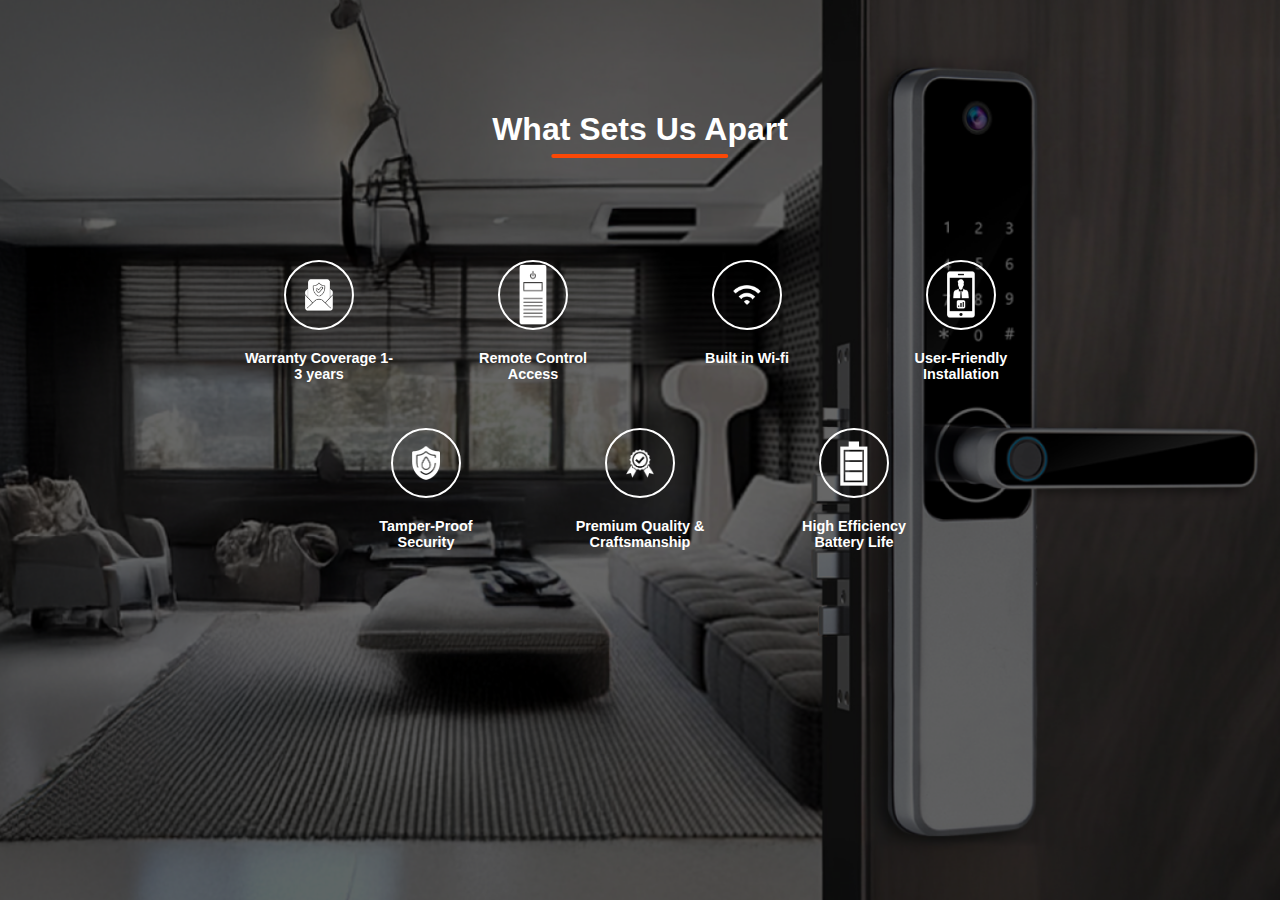
<file: page1/index.html>
<!DOCTYPE html>
<html lang="en">
  <head>
    <meta charset="UTF-8" />
    <meta name="viewport" content="width=device-width, initial-scale=1.0" />
    <title>What Sets Us Apart</title>
    <style>
      html,
      body {
        margin: 0;
        padding: 0;
        height: 100%;
        width: 100%;
        overflow-x: hidden;
        font-family: Arial, sans-serif;
      }

      .apart-background-container {
        position: relative;
        width: 100%;
        height: 100vh;
      }

      .apart-background-image {
        position: absolute;
        top: 0;
        left: 0;
        width: 100%;
        height: 100%;
        object-fit: cover;
        filter: brightness(40%);
        z-index: 1;
      }

      .apart-main-container {
        position: relative;
        z-index: 2;
        width: 100%;
        height: 100%;
      }

      .apart-text-overlay {
        display: flex;
        justify-content: center;
        position: relative;
        top: 10%;
        text-align: center;
        color: white;
        font-size: 2rem;
        font-weight: bold;
      }

      .apart-text-overlay h1 {
        position: relative;
        display: inline-block;
        font-size: 2rem;
      }

      .apart-text-overlay h1::after {
        content: "";
        position: absolute;
        bottom: -10px;
        left: 50%;
        transform: translateX(-50%);
        width: 60%;
        height: 4px;
        background-color: #fb4806;
        border-radius: 2px;
      }

      .apart-icons-container {
        display: flex;
        flex-direction: column;
        justify-content: center;
        align-items: center;
        position: relative;
        top: 20%;
        width: 100%;
        gap: 2rem;
      }

      .apart-icon-row {
        display: flex;
        justify-content: center;
        gap: 4rem; /* Increased gap to spread icons */
        width: 100%;
        max-width: 1200px; /* Added max-width to control overall container */
        padding: 0 2rem; /* Added padding for responsive design */
      }

      .apart-icon {
        display: flex;
        flex-direction: column;
        align-items: center;
        width: 150px; /* Fixed width for consistent layout */
        text-align: center;
      }

      .apart-icon-border {
        display: flex;
        justify-content: center;
        align-items: center;
        width: 70px;
        height: 70px;
        border: 2px solid white;
        border-radius: 50%;
        box-sizing: border-box;
        padding: 0.8rem;
        margin-bottom: 10px;
      }

      .apart-icon img {
        max-width: 70%;
        height: auto;
        object-fit: contain;
      }

      .apart-para {
        text-align: center;
        color: white;
        font-size: 0.9rem;
        font-weight: bold;
        width: 100%;
        margin-top: 10px;
      }

      /* Responsive Design */
      @media screen and (max-width: 1200px) {
        .apart-icon-row {
          gap: 3rem;
          flex-wrap: wrap;
        }

        .apart-icon {
          margin-bottom: 1rem;
        }
      }

      @media screen and (max-width: 768px) {
        .apart-icon-row {
          flex-direction: column;
          align-items: center;
          gap: 2rem;
        }

        .apart-text-overlay h1 {
          font-size: 1.5rem;
        }
      }
    </style>
  </head>
  <body>
    <div class="apart-background-container">
      <img
        src="d5 copy 2.png"
        alt="Background Image"
        class="apart-background-image"
      />

      <div class="apart-main-container">
        <div class="apart-text-overlay">
          <h1>What Sets Us Apart</h1>
        </div>

        <div class="apart-icons-container">
          <div class="apart-icon-row">
            <div class="apart-icon">
              <div class="apart-icon-border">
                <img src="Vector.png" alt="Icon 6" />
              </div>
              <p class="apart-para">Warranty Coverage 1-3 years</p>
            </div>
            <div class="apart-icon">
              <div class="apart-icon-border">
                <img src="Group.png" alt="Icon 7" />
              </div>
              <p class="apart-para">Remote Control Access</p>
            </div>
            <div class="apart-icon">
              <div class="apart-icon-border">
                <img src="Group 1000003563.png" alt="Icon 1" />
              </div>
              <p class="apart-para">Built in Wi-fi</p>
            </div>
            <div class="apart-icon">
              <div class="apart-icon-border">
                <img src="Group 1000003573.png" alt="Icon 2" />
              </div>
              <p class="apart-para">User-Friendly Installation</p>
            </div>
          </div>

          <div class="apart-icon-row">
            <div class="apart-icon">
              <div class="apart-icon-border">
                <img src="Group(1).png" alt="Icon 3" />
              </div>
              <p class="apart-para">Tamper-Proof Security</p>
            </div>
            <div class="apart-icon">
              <div class="apart-icon-border">
                <img src="Group(2).png" alt="Icon 4" />
              </div>
              <p class="apart-para">Premium Quality & Craftsmanship</p>
            </div>
            <div class="apart-icon">
              <div class="apart-icon-border">
                <img src="Vector(1).png" alt="Icon 5" />
              </div>
              <p class="apart-para">High Efficiency Battery Life</p>
            </div>
          </div>
        </div>
      </div>
    </div>
  </body>
</html>
</file>
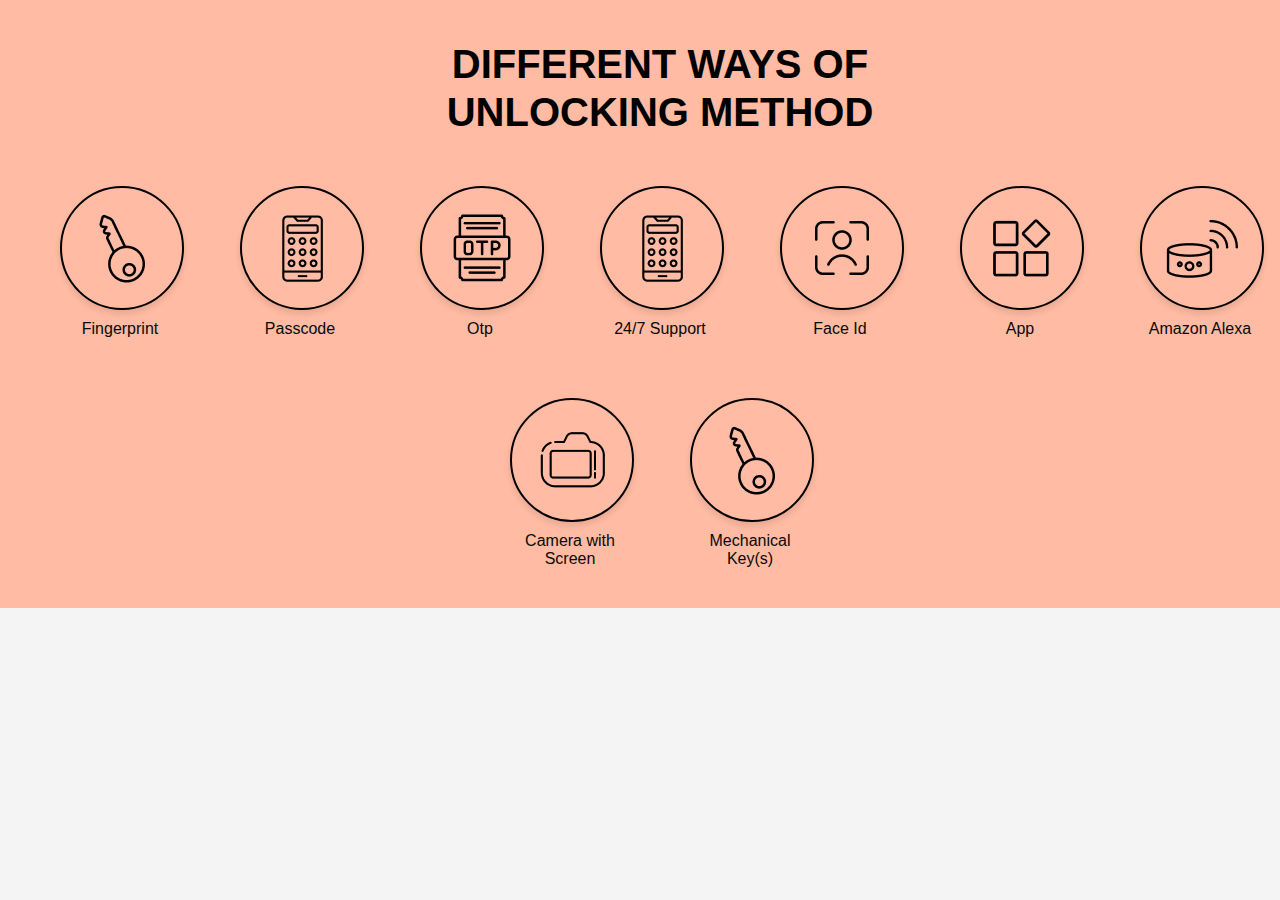
<file: page3/index.html>
<!DOCTYPE html>
<html lang="en">
  <head>
    <meta charset="UTF-8" />
    <meta name="viewport" content="width=device-width, initial-scale=1.0" />
    <title>Banner with Title, Icons, and Text</title>
    <link rel="stylesheet" href="styles.css" />
  </head>
  <body>
    <div class="banner">
      <div class="banner-title">DIFFERENT WAYS OF UNLOCKING METHOD</div>
      <div class="icon-container">
        <div class="icon-wrapper">
          <div class="icon">
            <img src="Vector(3).png" alt="Icon 1" />
          </div>
          <div class="icon-text">Fingerprint</div>
        </div>
        <div class="icon-wrapper">
          <div class="icon">
            <img src="Group.png" alt="Icon 2" />
          </div>
          <div class="icon-text">Passcode</div>
        </div>
        <div class="icon-wrapper">
          <div class="icon">
            <img src="Vector.png" alt="Icon 3" />
          </div>
          <div class="icon-text">Otp</div>
        </div>
        <div class="icon-wrapper">
          <div class="icon">
            <img src="Group.png" alt="Icon 4" />
          </div>
          <div class="icon-text">24/7 Support</div>
        </div>
        <div class="icon-wrapper">
          <div class="icon">
            <img src="Vector(1).png" alt="Icon 5" />
          </div>
          <div class="icon-text">Face Id</div>
        </div>
        <div class="icon-wrapper">
          <div class="icon">
            <img src="Vector(2).png" alt="Icon 6" />
          </div>
          <div class="icon-text">App</div>
        </div>
        <div class="icon-wrapper">
          <div class="icon"><img src="Group 1000003576.png"Icon 6" /></div>
          <div class="icon-text">Amazon Alexa</div>
        </div>
        <div class="icon-wrapper">
          <div class="icon"><img src="Group 1000003577.png"Icon 6" /></div>
          <div class="icon-text">Camera with Screen</div>
        </div>
        <div class="icon-wrapper">
          <div class="icon"><img src="Vector(3).png"Icon 6" /></div>
          <div class="icon-text">Mechanical Key(s)</div>
        </div>
      </div>
    </div>
  </body>
</html>
</file>
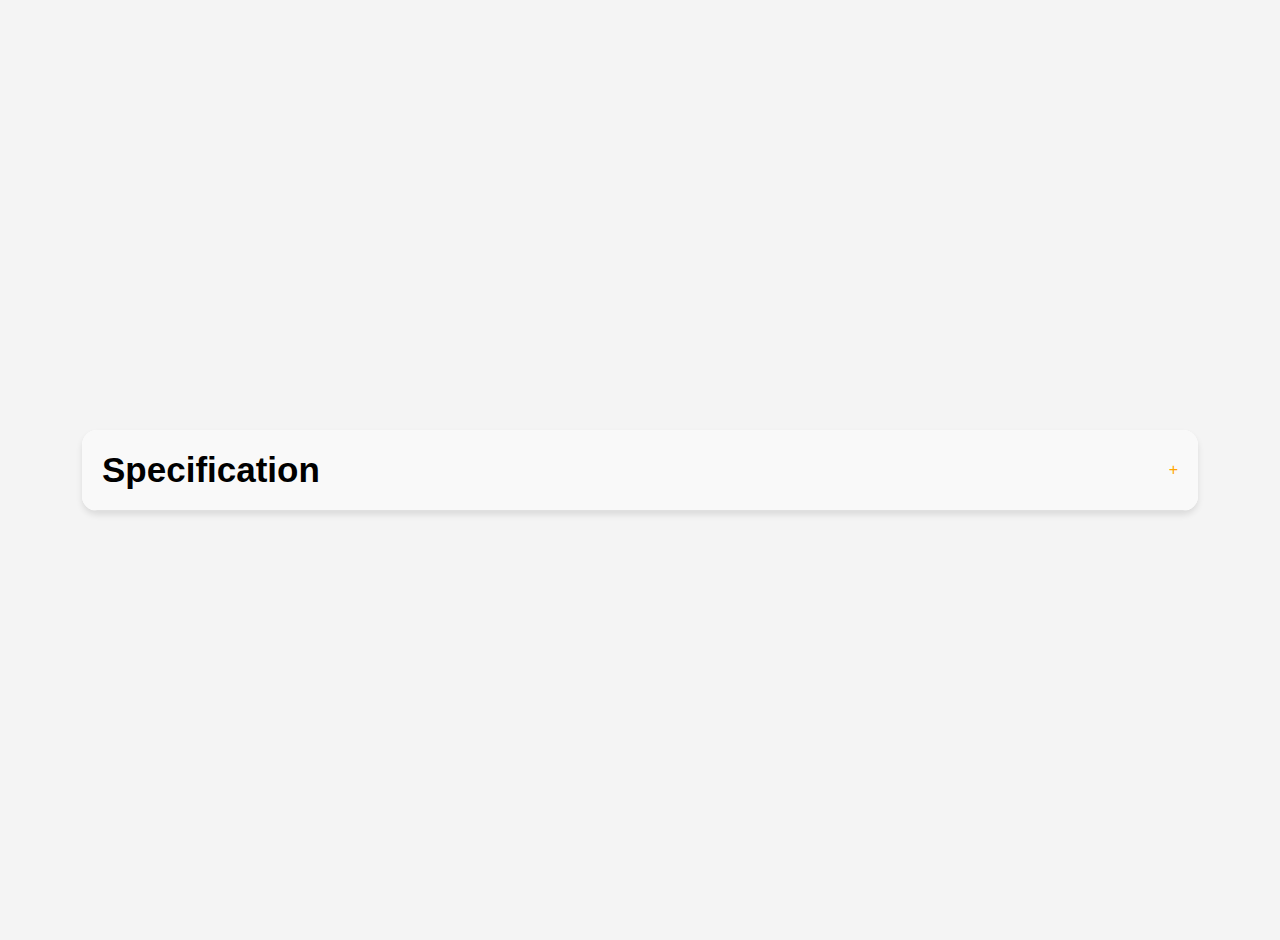
<file: page4/index.html>
<!DOCTYPE html>
<html lang="en">
  <head>
    <meta charset="UTF-8" />
    <title>Product Accordion</title>
    <style>
      body {
        font-family: Arial, sans-serif;
        display: flex;
        justify-content: center;
        align-items: center;
        min-height: 100vh;
        background-color: #f4f4f4;
        margin: 0;
        padding: 20px;
      }

      .ckasshininaide-accordion {
        width: 90%; /* Increased width */
        max-width: 1200px;
        background-color: white;
        border-radius: 15px;
        box-shadow: 0 4px 6px rgba(0, 0, 0, 0.1);
        overflow: hidden;
      }

      .ckasshininaide-accordion-item {
        border-bottom: 1px solid #e0e0e0;
      }

      .ckasshininaide-accordion-header {
        display: flex;
        justify-content: space-between;
        align-items: center;
        padding: 20px;
        cursor: pointer;
        background-color: #f9f9f9;
        transition: background-color 0.3s;
      }

      .ckasshininaide-accordion-header:hover {
        background-color: #f0f0f0;
      }

      .ckasshininaide-accordion-header h2 {
        margin: 0;
        font-size: 35px;
        color: #000000;
      }

      .ckasshininaide-accordion-icon {
        color: orange;
        transition: transform 0.3s;
      }

      .ckasshininaide-accordion-content {
        max-height: 0;
        overflow: hidden;
        transition: max-height 0.3s ease-out;
        background-color: white;
        padding: 0 20px;
      }

      .ckasshininaide-accordion-content.active {
        max-height: 600px; /* Adjusted height for better visibility */
        transition: max-height 0.5s ease-in;
      }

      .ckasshininaide-content-grid {
        display: grid;
        grid-template-columns: 3fr 2fr; /* 60% for Product Features, 40% for Access Modes */
        gap: 20px;
        padding: 20px;
      }

      .ckasshininaide-content-column {
        background-color: #f8f8f8;
        border-radius: 10px;
        padding: 15px;
        overflow: hidden;
        text-overflow: ellipsis;
        white-space: nowrap; /* Text will now hide and show ellipsis */
      }

      .ckasshininaide-content-column h3 {
        margin-bottom: 10px;
        color: #fb4806;
        font-size: 40px;
        font-weight: bold;
        overflow: hidden;
        text-overflow: ellipsis;
        white-space: nowrap;
      }

      .ckasshininaide-li-styles {
        display: flex;
        padding: 5px 0;
        overflow: hidden;
        text-overflow: ellipsis;
        white-space: nowrap;
      }
    </style>
  </head>
  <body>
    <div class="ckasshininaide-accordion">
      <div class="ckasshininaide-accordion-item">
        <div
          class="ckasshininaide-accordion-header"
          onclick="toggleAccordion(this)"
        >
          <h2>Specification</h2>
          <div class="ckasshininaide-accordion-icon">+</div>
        </div>
        <div class="ckasshininaide-accordion-content">
          <div class="ckasshininaide-content-grid">
            <div class="ckasshininaide-content-column">
              <h3>Product Features</h3>
              <ul>
                <div class="ckasshininaide-li-styles">
                  <li><strong>Performance</strong></li>
                  <span>: (W)385mm X (H)46mm</span>
                </div>
                <div class="ckasshininaide-li-styles">
                  <li><strong>Size</strong></li>
                  <span>: Large</span>
                </div>
                <div class="ckasshininaide-li-styles">
                  <li><strong>Weight</strong></li>
                  <span>: 4kg</span>
                </div>
                <div class="ckasshininaide-li-styles">
                  <li><strong>Battery Life</strong></li>
                  <span>: 4-5 months rechargeable</span>
                </div>
                <div class="ckasshininaide-li-styles">
                  <li><strong>Camera</strong></li>
                  <span
                    >: Definition screen with built-in 360-degree camera</span
                  >
                </div>
                <div class="ckasshininaide-li-styles">
                  <li><strong>Advanced Security</strong></li>
                  <span>: Anti-counterfeit technology integrated</span>
                </div>
                <div class="ckasshininaide-li-styles">
                  <li><strong>Auto lock feature</strong></li>
                  <span
                    >: Eliminates the risk of accidental door unlocking</span
                  >
                </div>
              </ul>
            </div>
            <div class="ckasshininaide-content-column">
              <h3>Access Modes</h3>
              <ul>
                <li>Fingerprint</li>
                <li>Passcode</li>
                <li>OTP</li>
                <li>Face Recognition</li>
                <li>Manual Override Key</li>
              </ul>
            </div>
          </div>
        </div>
      </div>
    </div>

    <script>
      function toggleAccordion(header) {
        const accordionItem = header.parentElement;
        const content = header.nextElementSibling;
        const icon = header.querySelector(".ckasshininaide-accordion-icon");

        // Close all other open accordions
        document
          .querySelectorAll(".ckasshininaide-accordion-content")
          .forEach((item) => {
            if (item !== content) {
              item.classList.remove("active");
              item.previousElementSibling.querySelector(
                ".ckasshininaide-accordion-icon"
              ).textContent = "+";
            }
          });

        // Toggle current accordion
        content.classList.toggle("active");
        icon.textContent = content.classList.contains("active") ? "-" : "+";
      }
    </script>
  </body>
</html>

<!-- <div class="accordion-item">
        <div class="accordion-header" onclick="toggleAccordion(this)">
          <h2>Return Policy</h2>
          <div class="accordion-icon">+</div>
        </div>
        <div class="accordion-content return-policy-grid">
          <div class="content-column">
            <h3>Standard Return</h3>
            <p>14-day return window with full refund</p>
          </div>
          <div class="content-column">
            <h3>Condition Requirements</h3>
            <p>Item must be unused and in original packaging</p>
          </div>
        </div>
      </div> -->
</file>
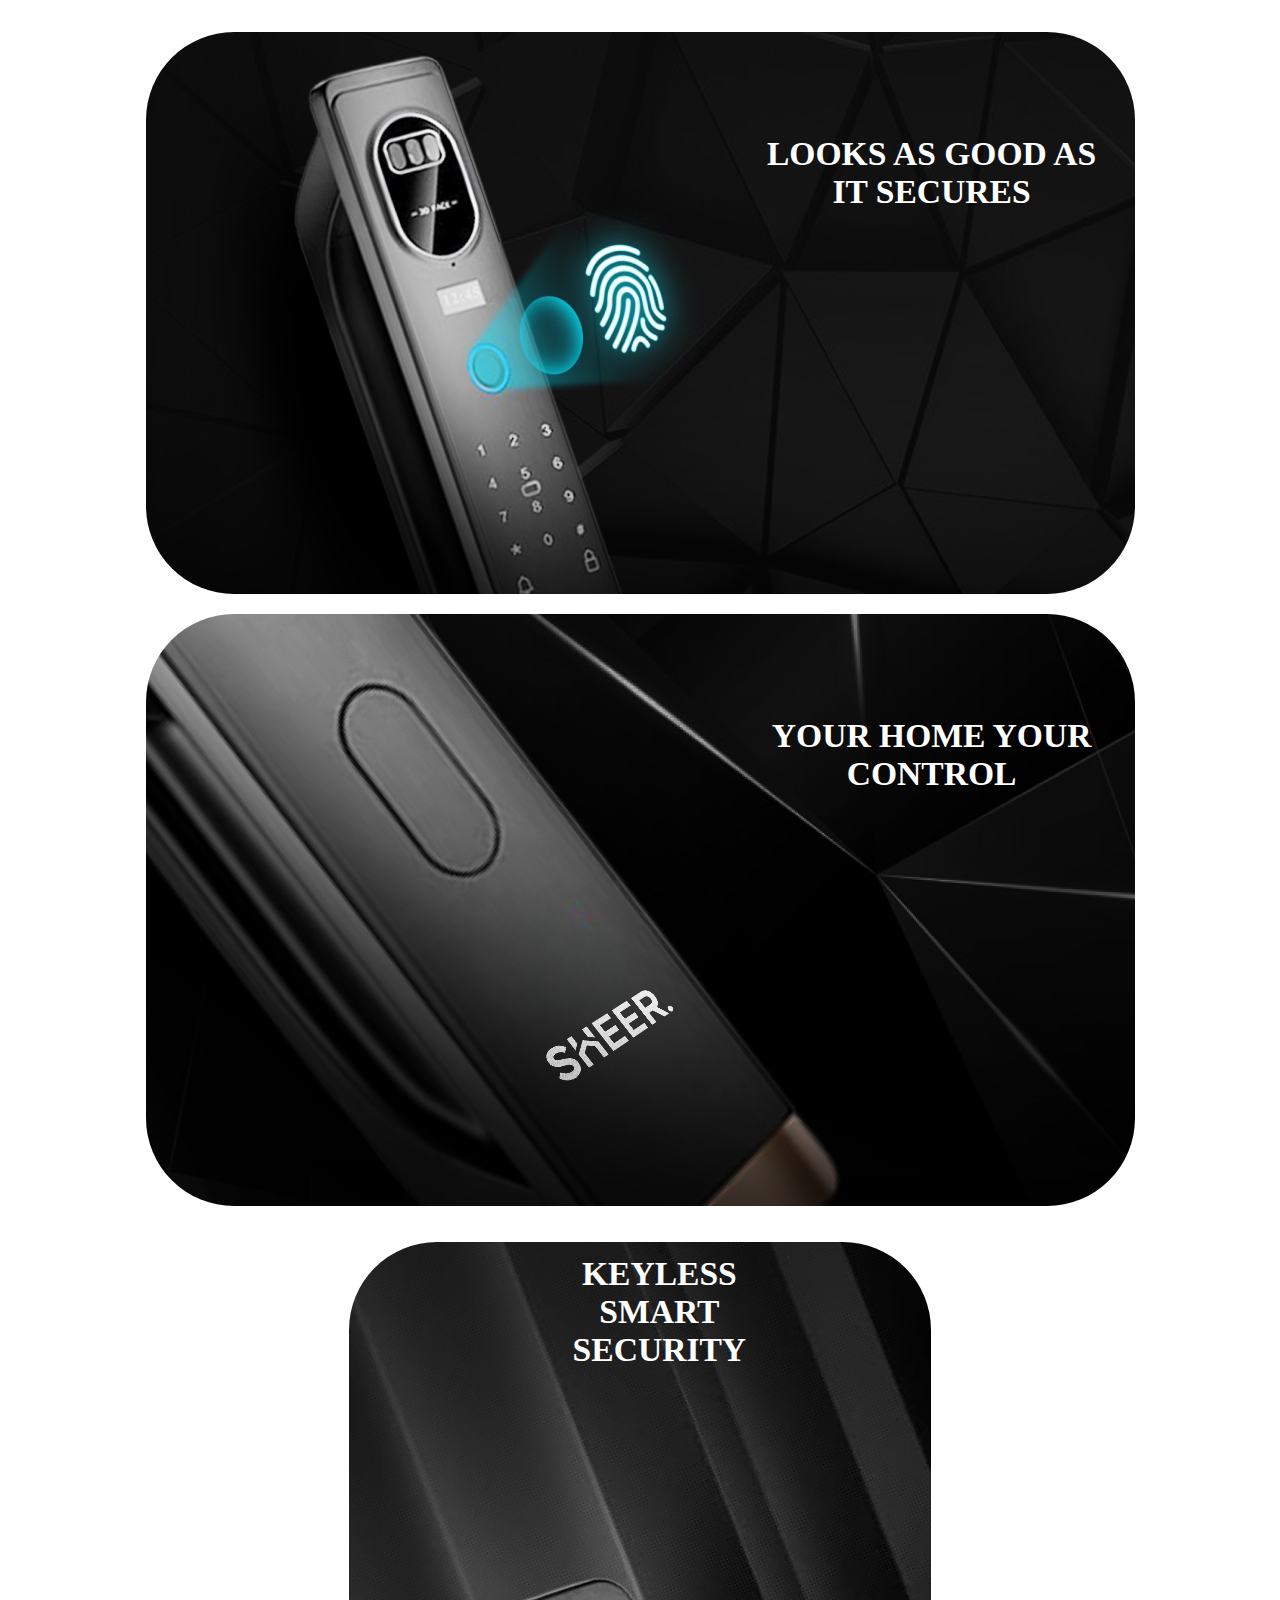
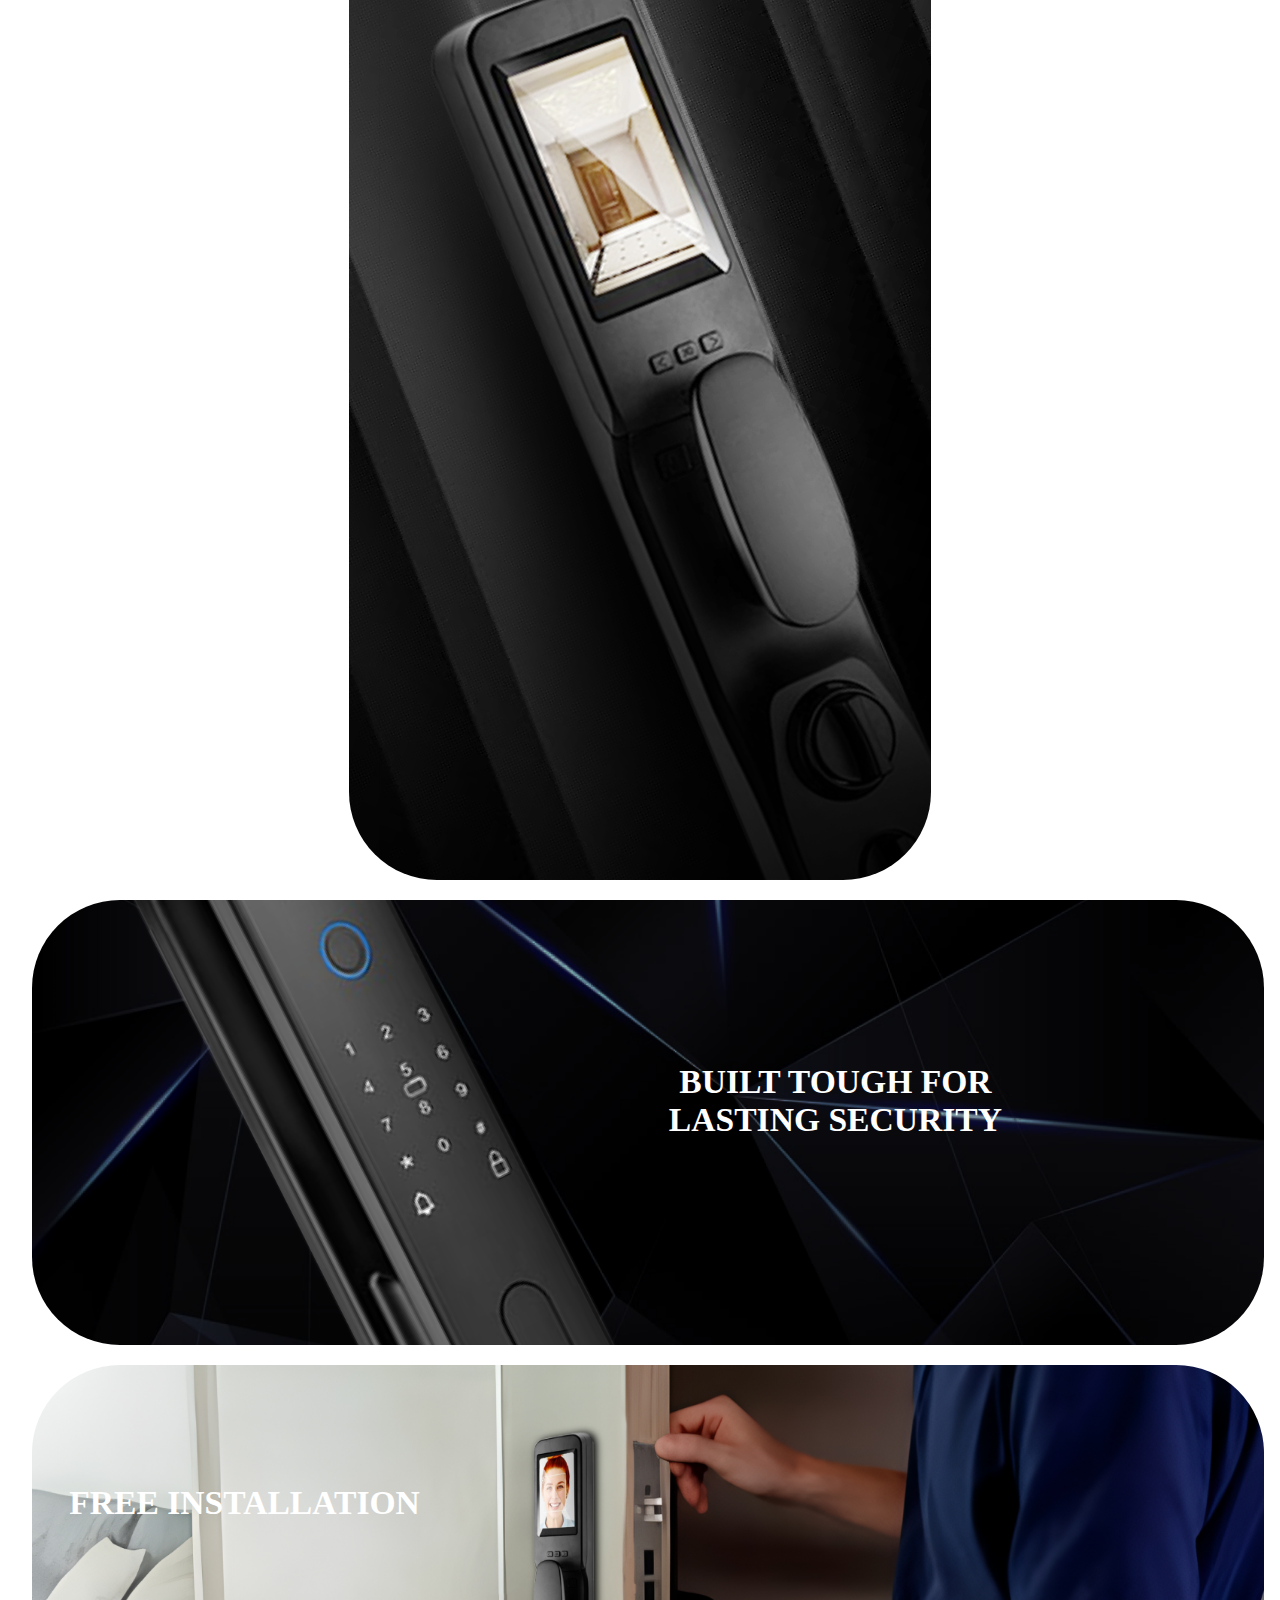
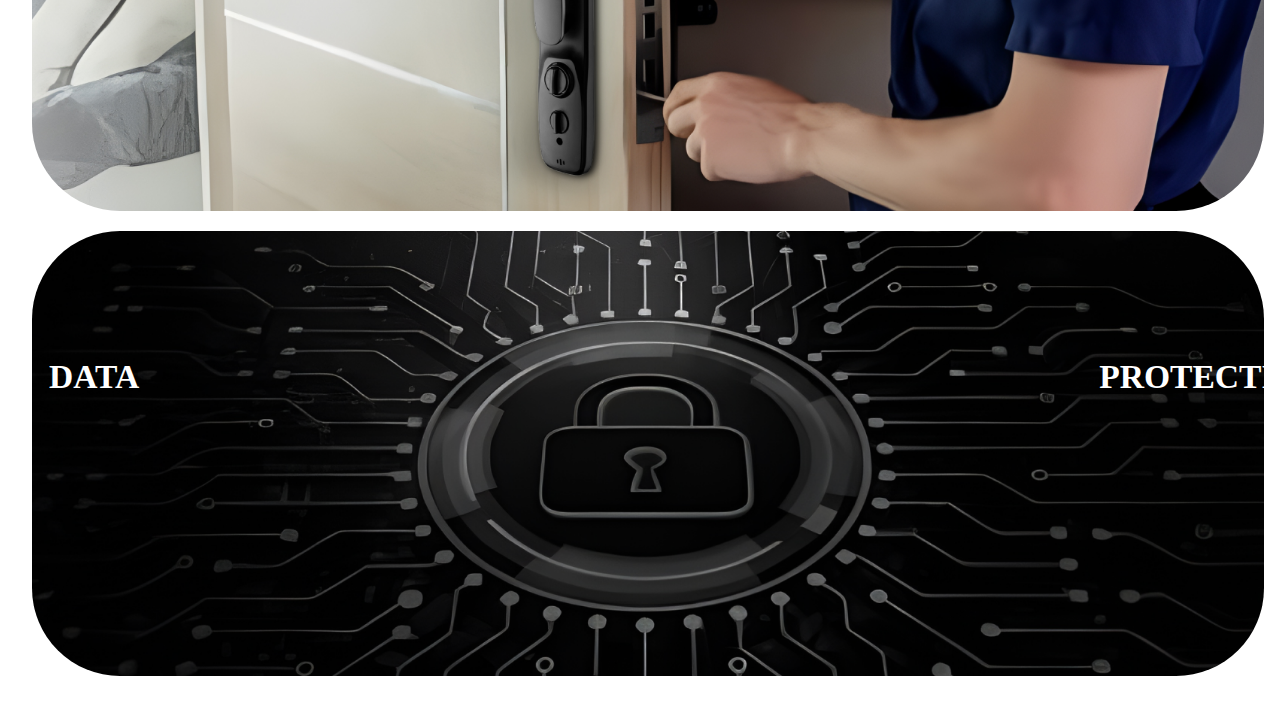
<file: page5/index.html>
<!DOCTYPE html>
<html lang="en">
  <head>
    <meta charset="UTF-8" />
    <meta name="viewport" content="width=device-width, initial-scale=1.0" />
    <title>layouts</title>
    <link rel="stylesheet" href="styles.css" />
  </head>
  <body>
    <div class="top_container">
      <div class="grid_container">
        <div class="image_container">
          <div class="image-wrapper" style="position: relative">
            <img
              class="sub_image subimg1"
              src="Fingerprint copy 2 (1).png"
              alt=""
            />
            <div class="overlay1">LOOKS AS GOOD AS IT SECURES</div>
          </div>
          <div class="image-wrapper" style="position: relative">
            <img
              class="sub_image subimg2"
              src="Mask group copy 1 (1).png"
              alt=""
            />
            <div class="overlay1">YOUR HOME YOUR CONTROL</div>
          </div>
        </div>
        <div class="image-wrapper" style="position: relative">
          <img
            class="sub_image subimg3"
            src="Mask groups copy (1).png"
            alt=""
          />
          <div class="overaly2">KEYLESS SMART SECURITY</div>
        </div>
      </div>
      <div class="image-wrapper" style="position: relative">
        <img class="sub_image subimg4" src="Mask group (1).png" alt="" />
        <div class="overaly3">BUILT TOUGH FOR LASTING SECURITY</div>
      </div>
      <div class="image-wrapper" style="position: relative">
        <img
          class="sub_image subimg5"
          src="pixelcut-export copy (1).png"
          alt=""
        />
        <div class="overaly4">FREE INSTALLATION</div>
      </div>
      <div class="image-wrapper" style="position: relative">
        <img class="sub_image subimg6" src="image 23 (1) 1 (1).png" alt="" />
        <div class="parent_overlay">
          <div class="overaly6">DATA</div>
          <div class="overaly7">PROTECTION</div>
        </div>
      </div>
    </div>
  </body>
</html>
</file>
<file: page3/styles.css>
body {
  margin: 0;
  font-family: Arial, sans-serif;
  background-color: #f4f4f4;
}
.banner {
  width: 100%;
  background-color: #ffbba3;
  color: white;
  text-align: center;
  padding: 40px 20px;
}
.banner-title {
  font-weight: bolder;
  font-size: 2.5rem;
  margin-bottom: 50px;
  color: black;
  max-width: 600px;
  margin: 0 auto 50px;
  line-height: 1.2;
  word-wrap: break-word;
}
.icon-container {
  display: flex;
  justify-content: center;
  gap: 60px;
  flex-wrap: wrap;
}
.icon-wrapper {
  text-align: center;
  max-width: 120px;
}
.icon {
  display: flex;
  justify-content: center;
  align-items: center;
  width: 120px;
  height: 120px;
  border: 2px solid black;
  border-radius: 50%;
  background-color: #ffbba3;
  box-shadow: 0 4px 6px rgba(0, 0, 0, 0.1);
  margin: 0 auto;
}
.icon img {
  max-width: 60%;
  max-height: 60%;
}
.icon-text {
  margin-top: 10px;
  font-size: 1rem;
  color: rgb(9, 9, 9);
}
</file>
<file: page5/styles.css>
/* Base Styles */
.top_container {
  padding: 1rem;
  overflow-x: hidden;
}

.grid_container {
  display: flex;
  flex-wrap: wrap;
  gap: 1rem;
  justify-content: center;
  margin: 0 auto;
}

.sub_image {
  padding: 0.5rem;
  border-radius: 6rem;
  max-width: 100%;
  height: auto;
}

/* Overlay Styles */
.overlay1,
.overaly2,
.overaly3,
.overaly4,
.parent_overlay {
  position: absolute;
  color: white;
  padding: 5px;
  font-size: 2.1rem;
  width: 35%;
  font-weight: bolder;
  text-align: center;
}

.overlay1 {
  top: 106px;
  right: 30px;
}

.overaly2 {
  top: 0;
  right: 170px;
  margin-top: 1rem;
}

.overaly3 {
  top: 150px;
  right: 200px;
  margin-top: 1rem;
}

.overaly4 {
  top: 106px;
  margin-top: 1rem;
}

.parent_overlay {
  display: flex;
  top: 130px;
  gap: 60rem;
}

.overaly6 {
  margin-left: 20px;
}

.overaly7 {
  margin-right: 20px;
}

/* Responsive Styles */
@media screen and (max-width: 768px) {
  .grid_container {
    flex-direction: column;
    align-items: center;
  }

  .sub_image {
    border-radius: 3rem; /* Reduced border radius */
    width: 90%; /* Adjust width for smaller devices */
    max-width: 400px;
  }

  .overlay1,
  .overaly2,
  .overaly3,
  .overaly4,
  .parent_overlay {
    position: absolute;
    top: 50%;
    left: 50%;
    transform: translate(-50%, -50%);
    width: 90%;
    font-size: 1.2rem;
    text-align: center;
    z-index: 10;
  }

  .parent_overlay {
    flex-direction: column;
    align-items: center;
    gap: 0.5rem;
  }

  .overaly6,
  .overaly7 {
    margin: 0;
  }
}

/* Additional Small Device Adjustments */
@media screen and (max-width: 480px) {
  .sub_image {
    border-radius: 2rem;
    width: 100%;
  }

  .overlay1,
  .overaly2,
  .overaly3,
  .overaly4,
  .parent_overlay {
    font-size: 1rem;
  }
}
</file>
